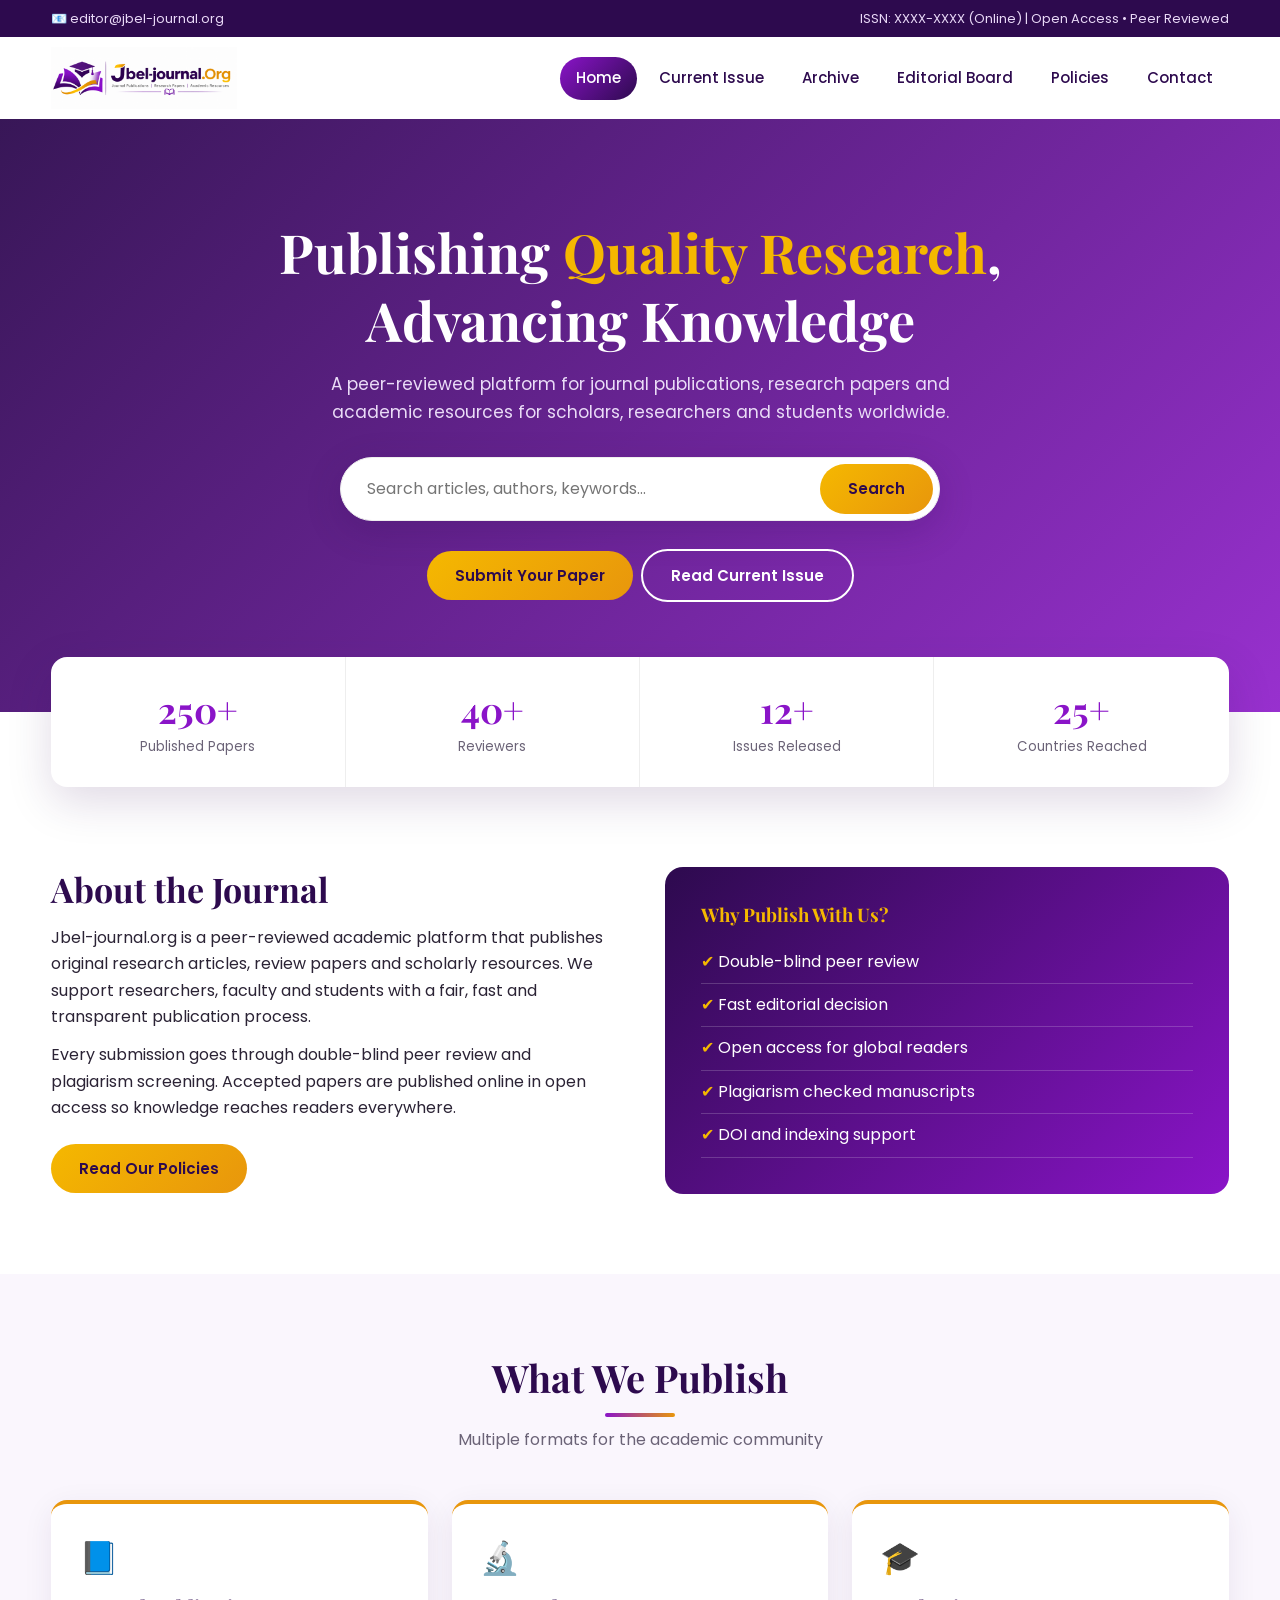
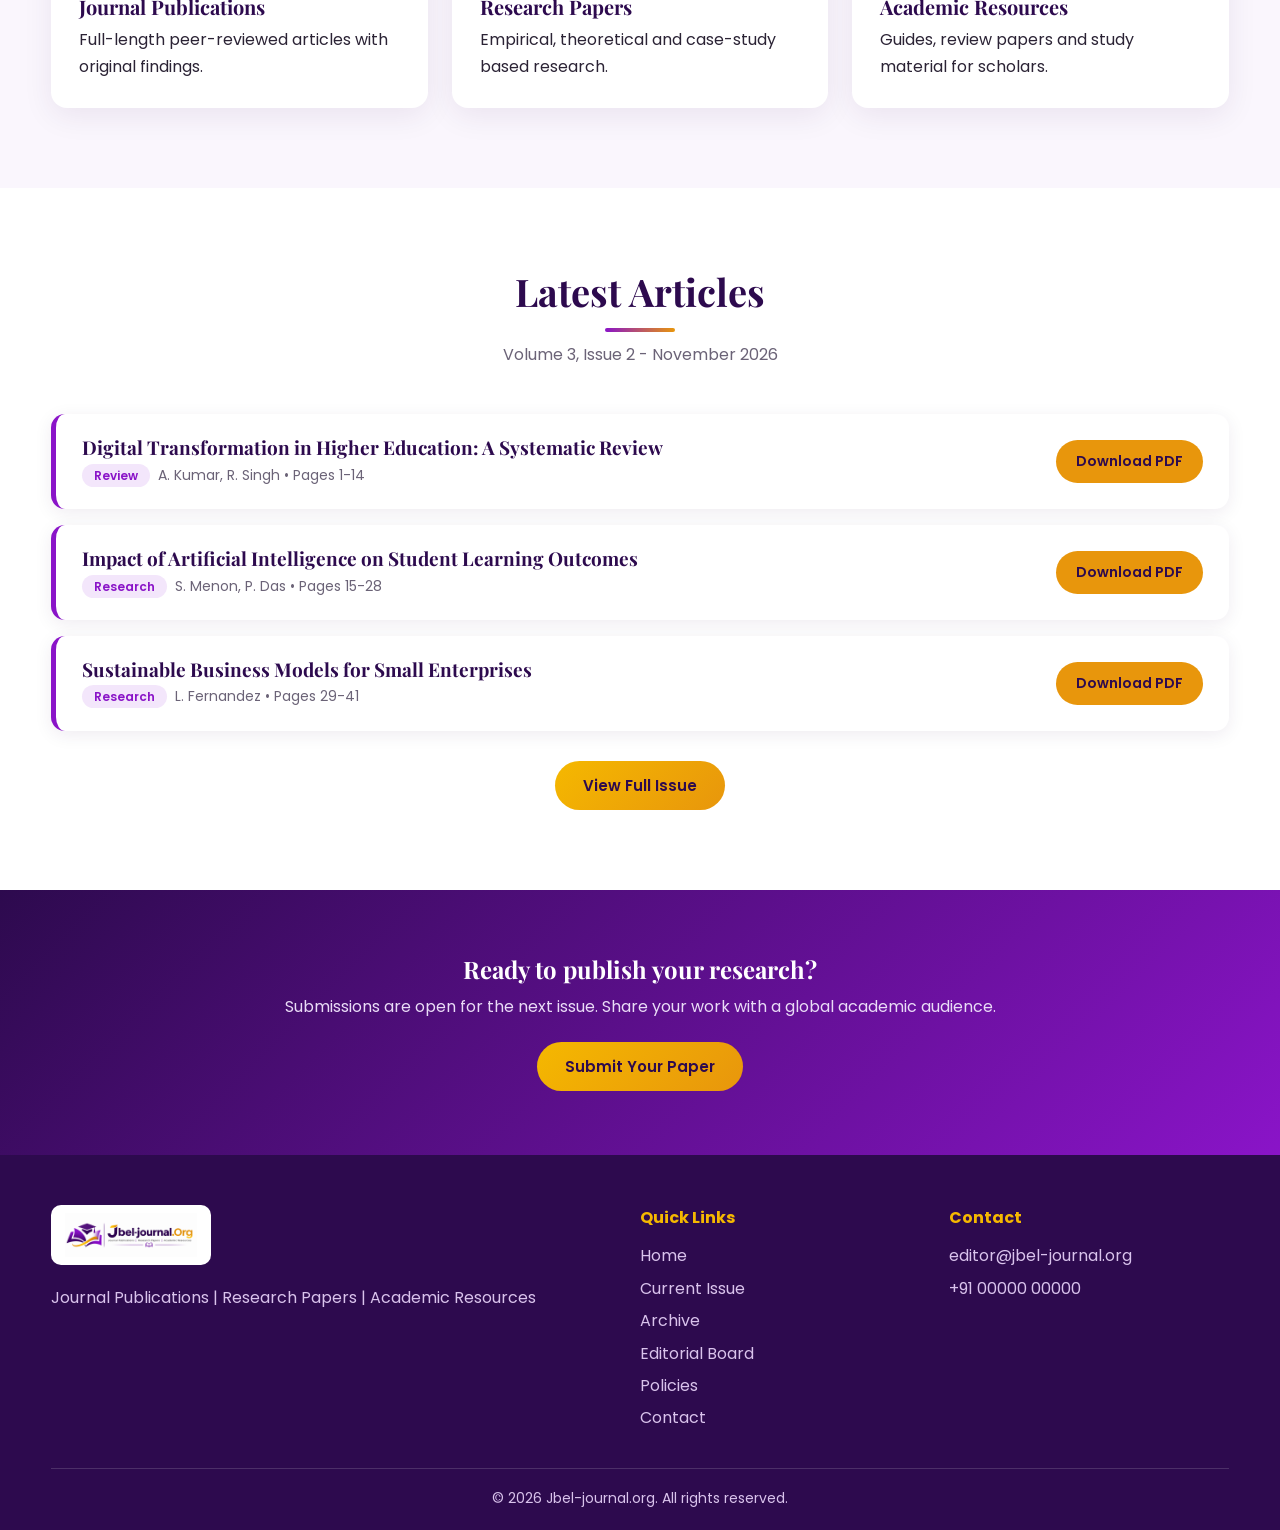
<file: index.html>
<!DOCTYPE html>
<html lang="en">
<head>
<meta charset="UTF-8">
<meta name="viewport" content="width=device-width, initial-scale=1">
<title>Jbel-journal.org | Journal Publications, Research Papers &amp; Academic Resources</title>
<meta name="description" content="Jbel-journal.org - journal publications, research papers and academic resources.">
<link rel="icon" href="images/logo.png">
<link href="https://fonts.googleapis.com/css2?family=Poppins:wght@400;500;600;700&family=Playfair+Display:wght@600;700&display=swap" rel="stylesheet">
<link rel="stylesheet" href="css/style.css">
</head>
<body>
<div class="topbar"><div class="container"><span>&#128231; editor@jbel-journal.org</span><span>ISSN: XXXX-XXXX (Online) | Open Access &bull; Peer Reviewed</span></div></div>
<header id="hdr"><div class="container nav"><a href="index.html" class="logo"><img src="images/logo.png" alt="Jbel-journal.org logo"></a>
<button class="burger" id="burger" aria-label="Menu">&#9776;</button><nav id="nav"><ul><li><a href="index.html" class=active>Home</a></li><li><a href="current-issue.html">Current Issue</a></li><li><a href="archive.html">Archive</a></li><li><a href="editorial-board.html">Editorial Board</a></li><li><a href="policies.html">Policies</a></li><li><a href="contact.html">Contact</a></li></ul></nav></div></header><section class="hero"><div class="container"><h1>Publishing <span>Quality Research</span>, Advancing Knowledge</h1>
<p>A peer-reviewed platform for journal publications, research papers and academic resources for scholars, researchers and students worldwide.</p>
<form class="search" action="current-issue.html" method="get"><input type="text" name="q" placeholder="Search articles, authors, keywords..."><button class="btn" type="submit">Search</button></form>
<a href="contact.html" class="btn">Submit Your Paper</a><a href="current-issue.html" class="btn outline">Read Current Issue</a></div></section><section class="section stats-sec"><div class="container"><div class="stats reveal">
<div class="stat"><b data-n="250">0</b><small>Published Papers</small></div>
<div class="stat"><b data-n="40">0</b><small>Reviewers</small></div>
<div class="stat"><b data-n="12">0</b><small>Issues Released</small></div>
<div class="stat"><b data-n="25">0</b><small>Countries Reached</small></div>
</div></div></section>
<section class="section"><div class="container two">
 <div><h2>About the Journal</h2>
 <p>Jbel-journal.org is a peer-reviewed academic platform that publishes original research articles, review papers and scholarly resources. We support researchers, faculty and students with a fair, fast and transparent publication process.</p>
 <p>Every submission goes through double-blind peer review and plagiarism screening. Accepted papers are published online in open access so knowledge reaches readers everywhere.</p>
 <a href="policies.html" class="btn">Read Our Policies</a></div>
 <div class="about-box"><h3>Why Publish With Us?</h3><ul>
 <li>Double-blind peer review</li><li>Fast editorial decision</li><li>Open access for global readers</li><li>Plagiarism checked manuscripts</li><li>DOI and indexing support</li></ul></div>
</div></section>
<section class="section alt"><div class="container">
 <div class="title reveal"><h2>What We Publish</h2><p>Multiple formats for the academic community</p></div>
 <div class="cards reveal">
  <div class="card"><div class="ico">&#128216;</div><h3>Journal Publications</h3><p>Full-length peer-reviewed articles with original findings.</p></div>
  <div class="card"><div class="ico">&#128300;</div><h3>Research Papers</h3><p>Empirical, theoretical and case-study based research.</p></div>
  <div class="card"><div class="ico">&#127891;</div><h3>Academic Resources</h3><p>Guides, review papers and study material for scholars.</p></div>
 </div></div></section>
<section class="section"><div class="container">
 <div class="title reveal"><h2>Latest Articles</h2><p>Volume 3, Issue 2 - November 2026</p></div>
 <div id="articles" data-limit="3"></div>
 <p class="more"><a class="btn" href="current-issue.html">View Full Issue</a></p>
</div></section>
<section class="cta"><div class="container"><h2>Ready to publish your research?</h2>
 <p>Submissions are open for the next issue. Share your work with a global academic audience.</p>
 <a class="btn" href="contact.html">Submit Your Paper</a></div></section><footer><div class="container"><div class="fgrid">
<div><div class="fbrand"><img src="images/logo.png" alt="Jbel-journal.org"></div><p>Journal Publications | Research Papers | Academic Resources</p></div>
<div><h4>Quick Links</h4><ul><li><a href="index.html">Home</a></li><li><a href="current-issue.html">Current Issue</a></li><li><a href="archive.html">Archive</a></li><li><a href="editorial-board.html">Editorial Board</a></li><li><a href="policies.html">Policies</a></li><li><a href="contact.html">Contact</a></li></ul></div>
<div><h4>Contact</h4><ul><li>editor@jbel-journal.org</li><li>+91 00000 00000</li></ul></div></div>
<div class="copy">&copy; <span id="yr"></span> Jbel-journal.org. All rights reserved.</div></div></footer>
<script src="js/main.js"></script>
</body>
</html>
</file>
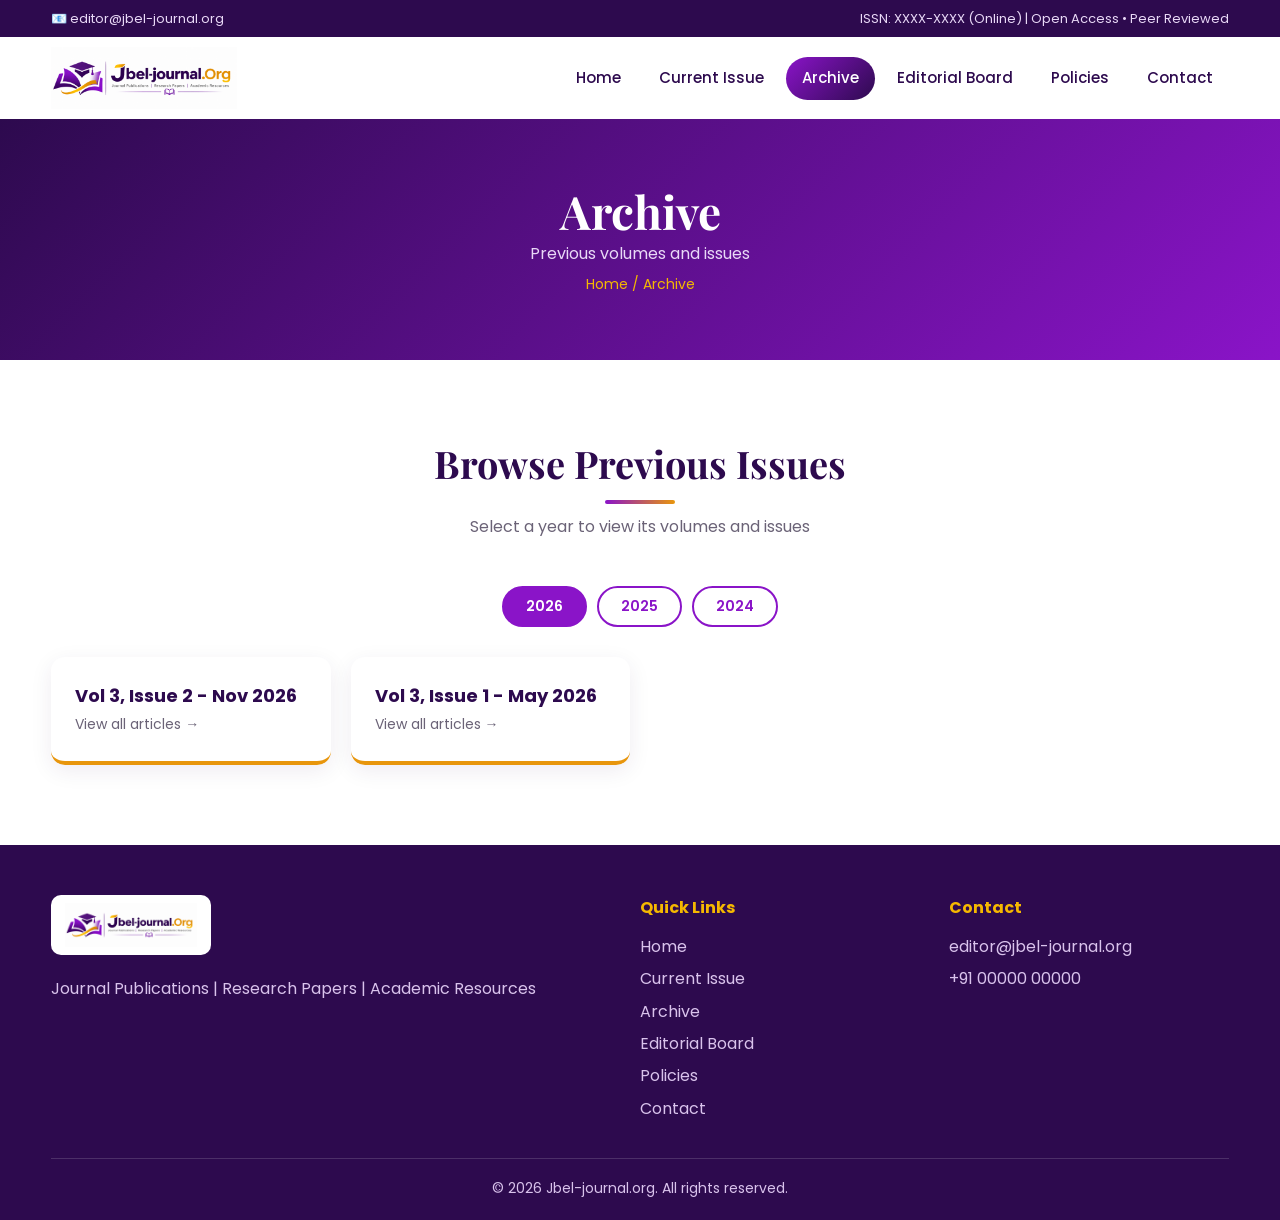
<file: archive.html>
<!DOCTYPE html>
<html lang="en">
<head>
<meta charset="UTF-8">
<meta name="viewport" content="width=device-width, initial-scale=1">
<title>Archive | Jbel-journal.org</title>
<meta name="description" content="Jbel-journal.org - journal publications, research papers and academic resources.">
<link rel="icon" href="images/logo.png">
<link href="https://fonts.googleapis.com/css2?family=Poppins:wght@400;500;600;700&family=Playfair+Display:wght@600;700&display=swap" rel="stylesheet">
<link rel="stylesheet" href="css/style.css">
</head>
<body>
<div class="topbar"><div class="container"><span>&#128231; editor@jbel-journal.org</span><span>ISSN: XXXX-XXXX (Online) | Open Access &bull; Peer Reviewed</span></div></div>
<header id="hdr"><div class="container nav"><a href="index.html" class="logo"><img src="images/logo.png" alt="Jbel-journal.org logo"></a>
<button class="burger" id="burger" aria-label="Menu">&#9776;</button><nav id="nav"><ul><li><a href="index.html">Home</a></li><li><a href="current-issue.html">Current Issue</a></li><li><a href="archive.html" class=active>Archive</a></li><li><a href="editorial-board.html">Editorial Board</a></li><li><a href="policies.html">Policies</a></li><li><a href="contact.html">Contact</a></li></ul></nav></div></header><section class="banner"><div class="container"><h1>Archive</h1><p>Previous volumes and issues</p><div class="crumb">Home / Archive</div></div></section>
<section class="section"><div class="container">
 <div class="title reveal"><h2>Browse Previous Issues</h2><p>Select a year to view its volumes and issues</p></div>
 <div class="years" id="years"></div>
 <div class="arch" id="arch"></div>
</div></section><footer><div class="container"><div class="fgrid">
<div><div class="fbrand"><img src="images/logo.png" alt="Jbel-journal.org"></div><p>Journal Publications | Research Papers | Academic Resources</p></div>
<div><h4>Quick Links</h4><ul><li><a href="index.html">Home</a></li><li><a href="current-issue.html">Current Issue</a></li><li><a href="archive.html">Archive</a></li><li><a href="editorial-board.html">Editorial Board</a></li><li><a href="policies.html">Policies</a></li><li><a href="contact.html">Contact</a></li></ul></div>
<div><h4>Contact</h4><ul><li>editor@jbel-journal.org</li><li>+91 00000 00000</li></ul></div></div>
<div class="copy">&copy; <span id="yr"></span> Jbel-journal.org. All rights reserved.</div></div></footer>
<script src="js/main.js"></script>
</body>
</html>
</file>
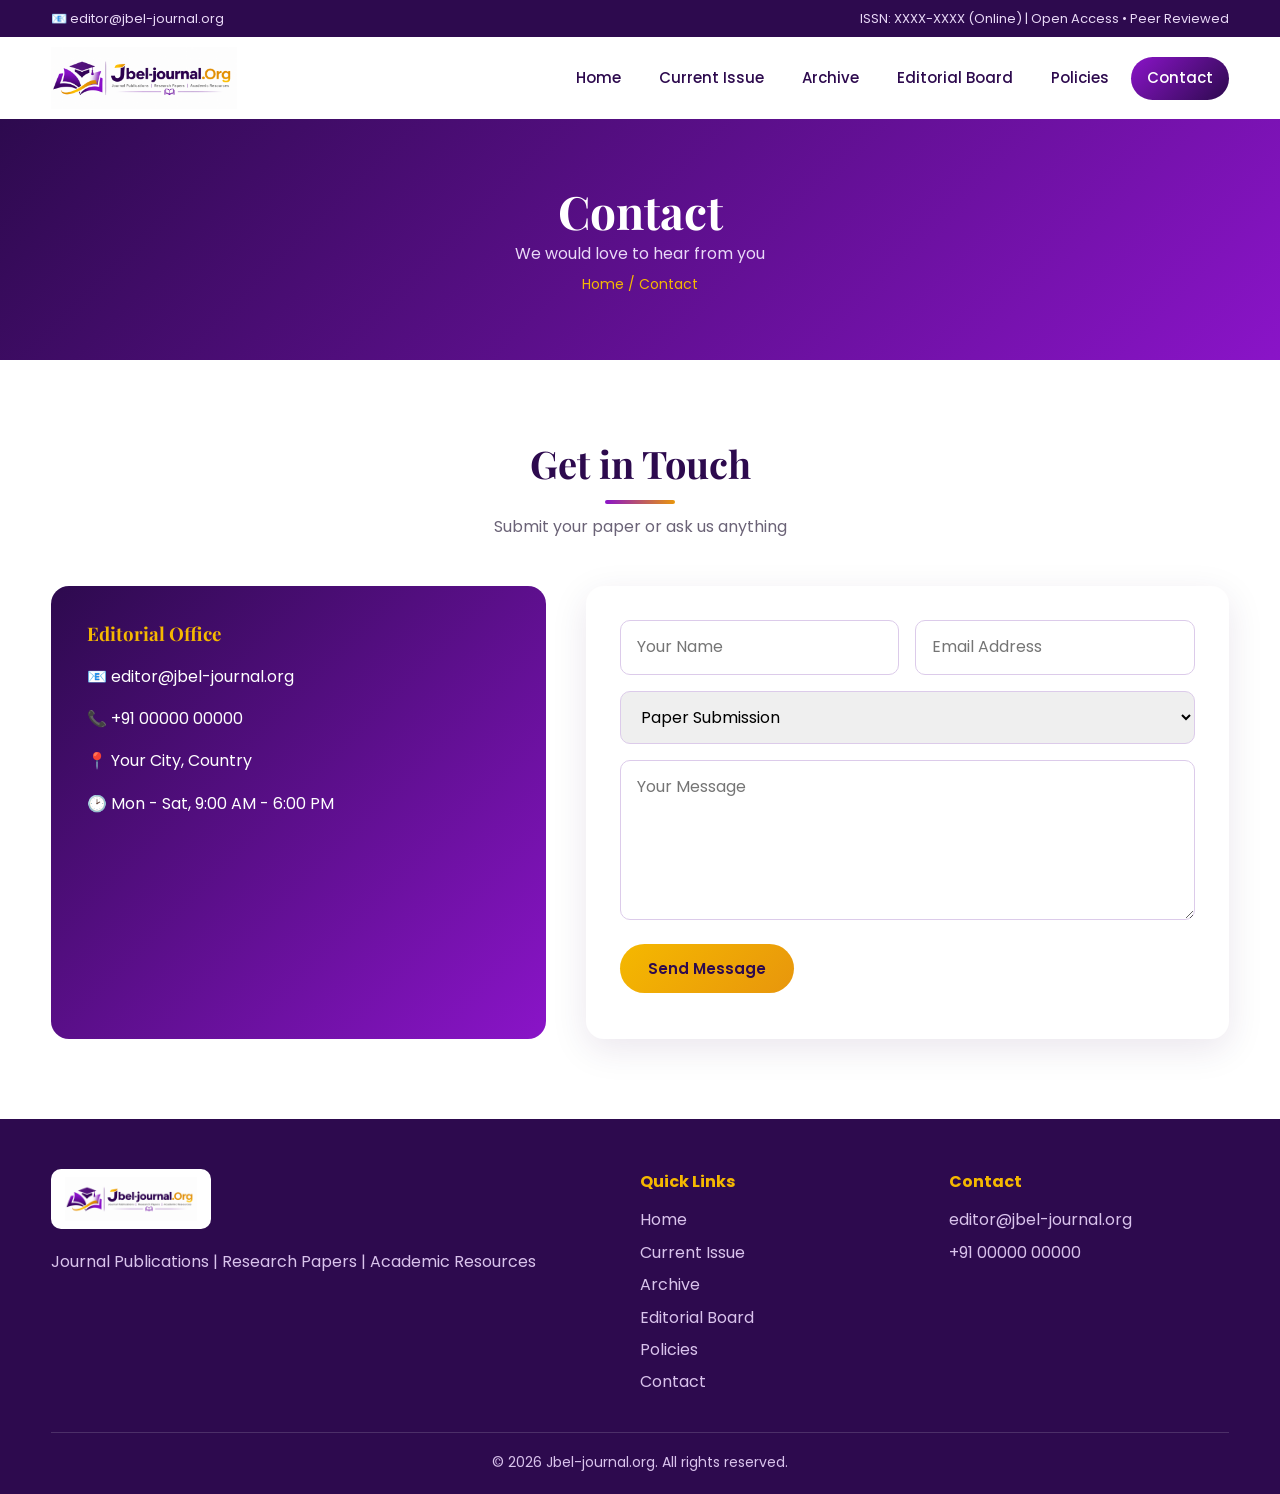
<file: contact.html>
<!DOCTYPE html>
<html lang="en">
<head>
<meta charset="UTF-8">
<meta name="viewport" content="width=device-width, initial-scale=1">
<title>Contact | Jbel-journal.org</title>
<meta name="description" content="Jbel-journal.org - journal publications, research papers and academic resources.">
<link rel="icon" href="images/logo.png">
<link href="https://fonts.googleapis.com/css2?family=Poppins:wght@400;500;600;700&family=Playfair+Display:wght@600;700&display=swap" rel="stylesheet">
<link rel="stylesheet" href="css/style.css">
</head>
<body>
<div class="topbar"><div class="container"><span>&#128231; editor@jbel-journal.org</span><span>ISSN: XXXX-XXXX (Online) | Open Access &bull; Peer Reviewed</span></div></div>
<header id="hdr"><div class="container nav"><a href="index.html" class="logo"><img src="images/logo.png" alt="Jbel-journal.org logo"></a>
<button class="burger" id="burger" aria-label="Menu">&#9776;</button><nav id="nav"><ul><li><a href="index.html">Home</a></li><li><a href="current-issue.html">Current Issue</a></li><li><a href="archive.html">Archive</a></li><li><a href="editorial-board.html">Editorial Board</a></li><li><a href="policies.html">Policies</a></li><li><a href="contact.html" class=active>Contact</a></li></ul></nav></div></header><section class="banner"><div class="container"><h1>Contact</h1><p>We would love to hear from you</p><div class="crumb">Home / Contact</div></div></section>
<section class="section"><div class="container">
 <div class="title reveal"><h2>Get in Touch</h2><p>Submit your paper or ask us anything</p></div>
 <div class="contact">
  <div class="info"><h3>Editorial Office</h3>
   <p>&#128231; editor@jbel-journal.org</p><p>&#128222; +91 00000 00000</p>
   <p>&#128205; Your City, Country</p><p>&#128337; Mon - Sat, 9:00 AM - 6:00 PM</p></div>
  <form class="cf" id="cform">
   <div class="row"><input required placeholder="Your Name"><input type="email" required placeholder="Email Address"></div>
   <select><option>Paper Submission</option><option>General Enquiry</option><option>Reviewer Application</option></select>
   <textarea rows="5" required placeholder="Your Message"></textarea>
   <button class="btn" type="submit">Send Message</button><div id="msg"></div>
  </form>
 </div>
</div></section><footer><div class="container"><div class="fgrid">
<div><div class="fbrand"><img src="images/logo.png" alt="Jbel-journal.org"></div><p>Journal Publications | Research Papers | Academic Resources</p></div>
<div><h4>Quick Links</h4><ul><li><a href="index.html">Home</a></li><li><a href="current-issue.html">Current Issue</a></li><li><a href="archive.html">Archive</a></li><li><a href="editorial-board.html">Editorial Board</a></li><li><a href="policies.html">Policies</a></li><li><a href="contact.html">Contact</a></li></ul></div>
<div><h4>Contact</h4><ul><li>editor@jbel-journal.org</li><li>+91 00000 00000</li></ul></div></div>
<div class="copy">&copy; <span id="yr"></span> Jbel-journal.org. All rights reserved.</div></div></footer>
<script src="js/main.js"></script>
</body>
</html>
</file>
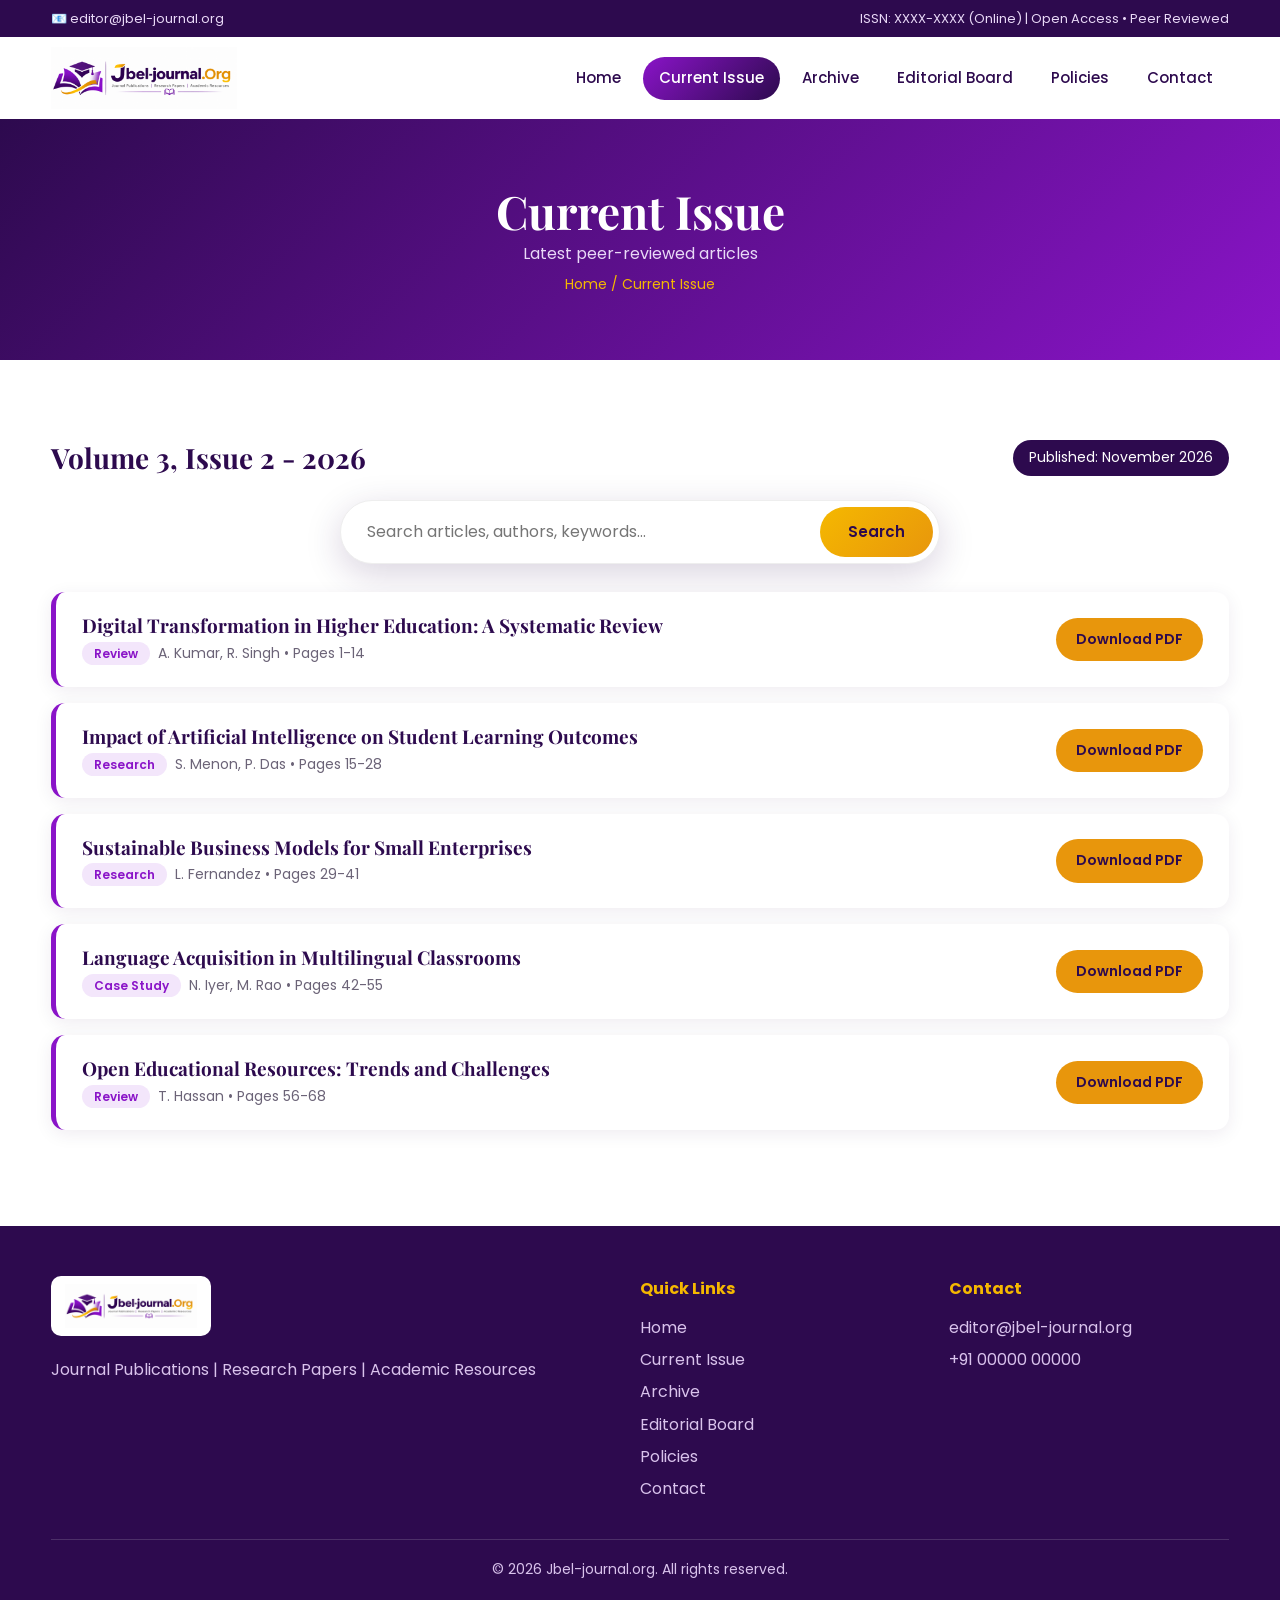
<file: current-issue.html>
<!DOCTYPE html>
<html lang="en">
<head>
<meta charset="UTF-8">
<meta name="viewport" content="width=device-width, initial-scale=1">
<title>Current Issue | Jbel-journal.org</title>
<meta name="description" content="Jbel-journal.org - journal publications, research papers and academic resources.">
<link rel="icon" href="images/logo.png">
<link href="https://fonts.googleapis.com/css2?family=Poppins:wght@400;500;600;700&family=Playfair+Display:wght@600;700&display=swap" rel="stylesheet">
<link rel="stylesheet" href="css/style.css">
</head>
<body>
<div class="topbar"><div class="container"><span>&#128231; editor@jbel-journal.org</span><span>ISSN: XXXX-XXXX (Online) | Open Access &bull; Peer Reviewed</span></div></div>
<header id="hdr"><div class="container nav"><a href="index.html" class="logo"><img src="images/logo.png" alt="Jbel-journal.org logo"></a>
<button class="burger" id="burger" aria-label="Menu">&#9776;</button><nav id="nav"><ul><li><a href="index.html">Home</a></li><li><a href="current-issue.html" class=active>Current Issue</a></li><li><a href="archive.html">Archive</a></li><li><a href="editorial-board.html">Editorial Board</a></li><li><a href="policies.html">Policies</a></li><li><a href="contact.html">Contact</a></li></ul></nav></div></header><section class="banner"><div class="container"><h1>Current Issue</h1><p>Latest peer-reviewed articles</p><div class="crumb">Home / Current Issue</div></div></section>
<section class="section"><div class="container">
 <div class="issue-head"><h2>Volume 3, Issue 2 - 2026</h2><span class="badge">Published: November 2026</span></div>
 <form class="search" action="current-issue.html" method="get"><input type="text" id="q" name="q" placeholder="Search articles, authors, keywords..."><button class="btn" type="submit">Search</button></form>
 <div id="articles"></div>
</div></section><footer><div class="container"><div class="fgrid">
<div><div class="fbrand"><img src="images/logo.png" alt="Jbel-journal.org"></div><p>Journal Publications | Research Papers | Academic Resources</p></div>
<div><h4>Quick Links</h4><ul><li><a href="index.html">Home</a></li><li><a href="current-issue.html">Current Issue</a></li><li><a href="archive.html">Archive</a></li><li><a href="editorial-board.html">Editorial Board</a></li><li><a href="policies.html">Policies</a></li><li><a href="contact.html">Contact</a></li></ul></div>
<div><h4>Contact</h4><ul><li>editor@jbel-journal.org</li><li>+91 00000 00000</li></ul></div></div>
<div class="copy">&copy; <span id="yr"></span> Jbel-journal.org. All rights reserved.</div></div></footer>
<script src="js/main.js"></script>
</body>
</html>
</file>
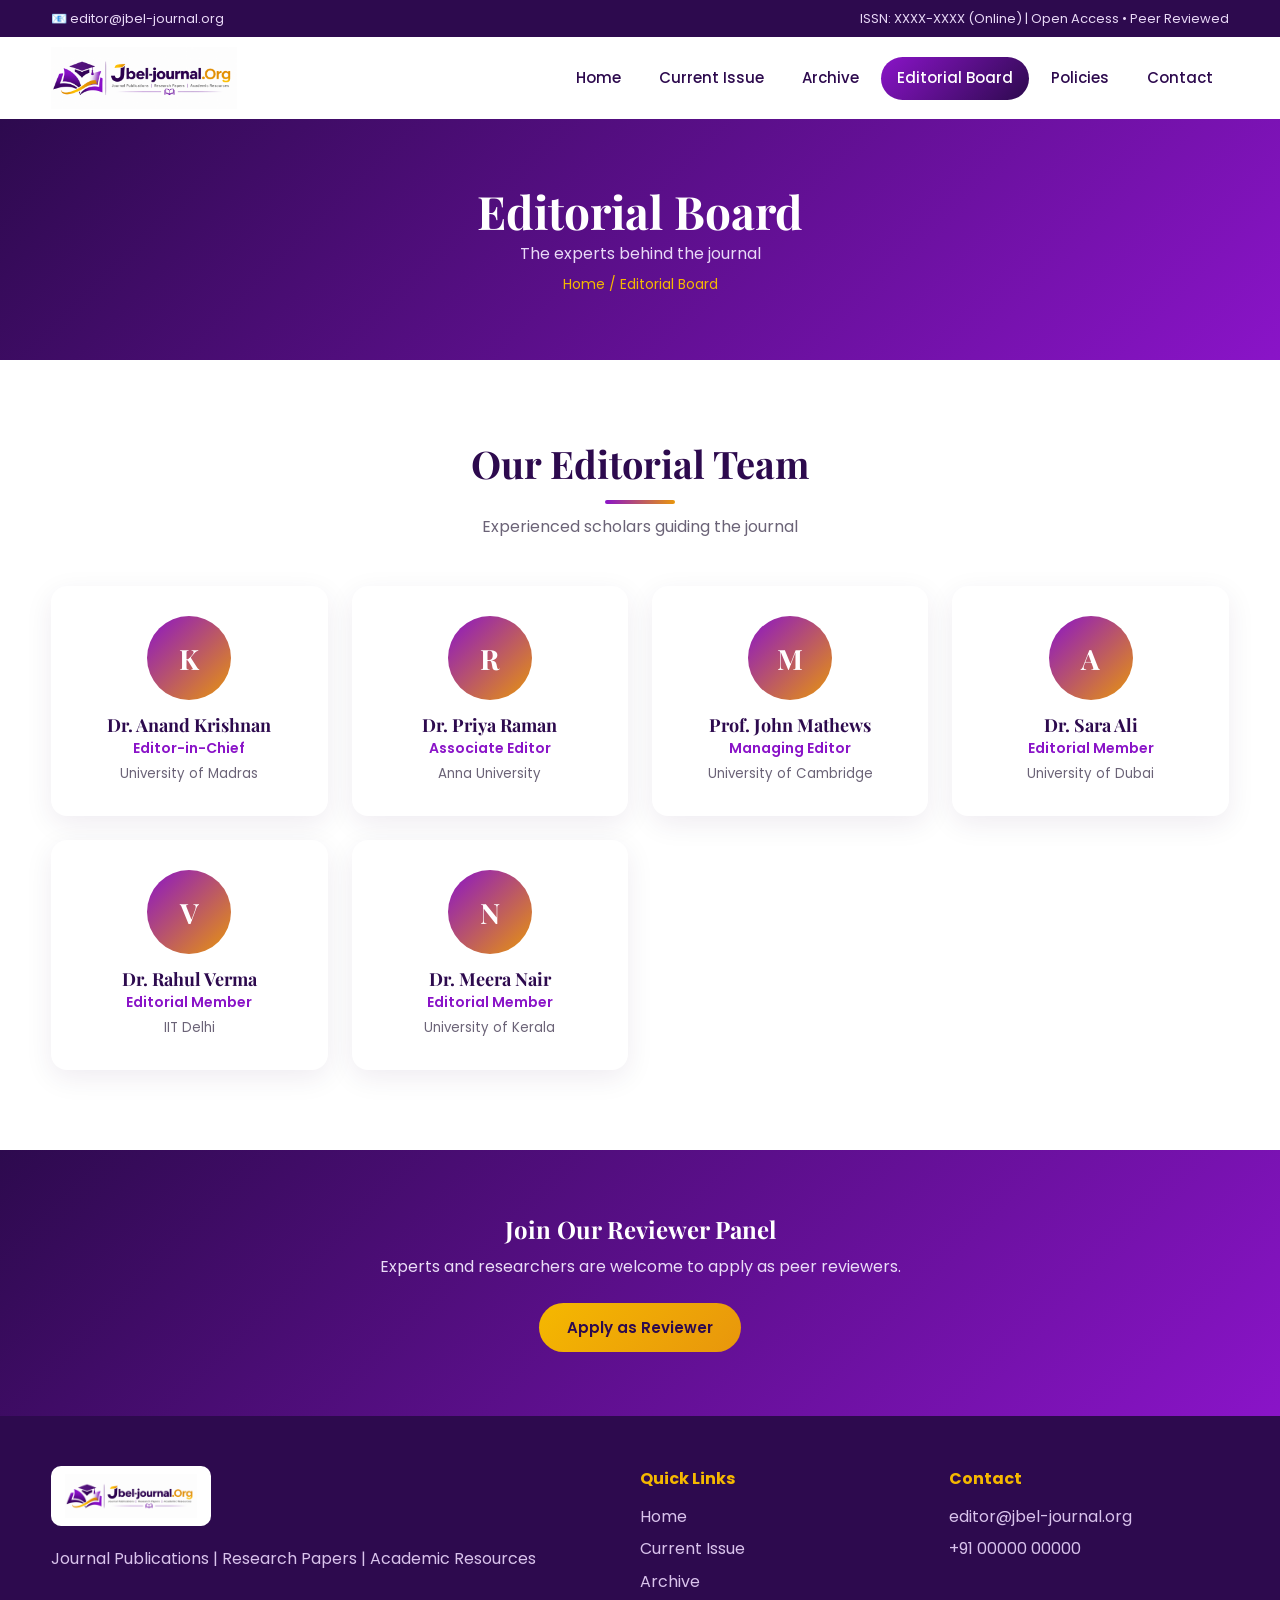
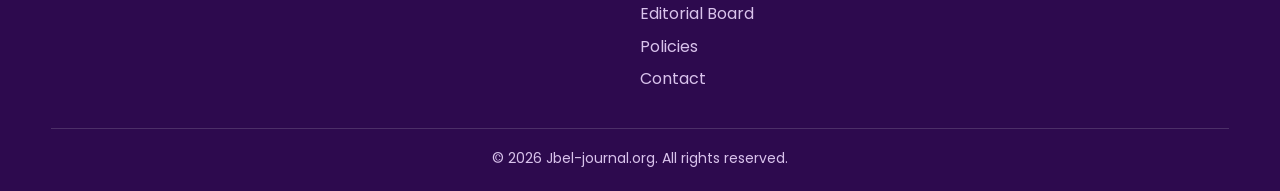
<file: editorial-board.html>
<!DOCTYPE html>
<html lang="en">
<head>
<meta charset="UTF-8">
<meta name="viewport" content="width=device-width, initial-scale=1">
<title>Editorial Board | Jbel-journal.org</title>
<meta name="description" content="Jbel-journal.org - journal publications, research papers and academic resources.">
<link rel="icon" href="images/logo.png">
<link href="https://fonts.googleapis.com/css2?family=Poppins:wght@400;500;600;700&family=Playfair+Display:wght@600;700&display=swap" rel="stylesheet">
<link rel="stylesheet" href="css/style.css">
</head>
<body>
<div class="topbar"><div class="container"><span>&#128231; editor@jbel-journal.org</span><span>ISSN: XXXX-XXXX (Online) | Open Access &bull; Peer Reviewed</span></div></div>
<header id="hdr"><div class="container nav"><a href="index.html" class="logo"><img src="images/logo.png" alt="Jbel-journal.org logo"></a>
<button class="burger" id="burger" aria-label="Menu">&#9776;</button><nav id="nav"><ul><li><a href="index.html">Home</a></li><li><a href="current-issue.html">Current Issue</a></li><li><a href="archive.html">Archive</a></li><li><a href="editorial-board.html" class=active>Editorial Board</a></li><li><a href="policies.html">Policies</a></li><li><a href="contact.html">Contact</a></li></ul></nav></div></header><section class="banner"><div class="container"><h1>Editorial Board</h1><p>The experts behind the journal</p><div class="crumb">Home / Editorial Board</div></div></section>
<section class="section"><div class="container">
 <div class="title reveal"><h2>Our Editorial Team</h2><p>Experienced scholars guiding the journal</p></div>
 <div class="board" id="boardList"></div>
</div></section>
<section class="cta"><div class="container"><h2>Join Our Reviewer Panel</h2>
 <p>Experts and researchers are welcome to apply as peer reviewers.</p>
 <a class="btn" href="contact.html">Apply as Reviewer</a></div></section><footer><div class="container"><div class="fgrid">
<div><div class="fbrand"><img src="images/logo.png" alt="Jbel-journal.org"></div><p>Journal Publications | Research Papers | Academic Resources</p></div>
<div><h4>Quick Links</h4><ul><li><a href="index.html">Home</a></li><li><a href="current-issue.html">Current Issue</a></li><li><a href="archive.html">Archive</a></li><li><a href="editorial-board.html">Editorial Board</a></li><li><a href="policies.html">Policies</a></li><li><a href="contact.html">Contact</a></li></ul></div>
<div><h4>Contact</h4><ul><li>editor@jbel-journal.org</li><li>+91 00000 00000</li></ul></div></div>
<div class="copy">&copy; <span id="yr"></span> Jbel-journal.org. All rights reserved.</div></div></footer>
<script src="js/main.js"></script>
</body>
</html>
</file>
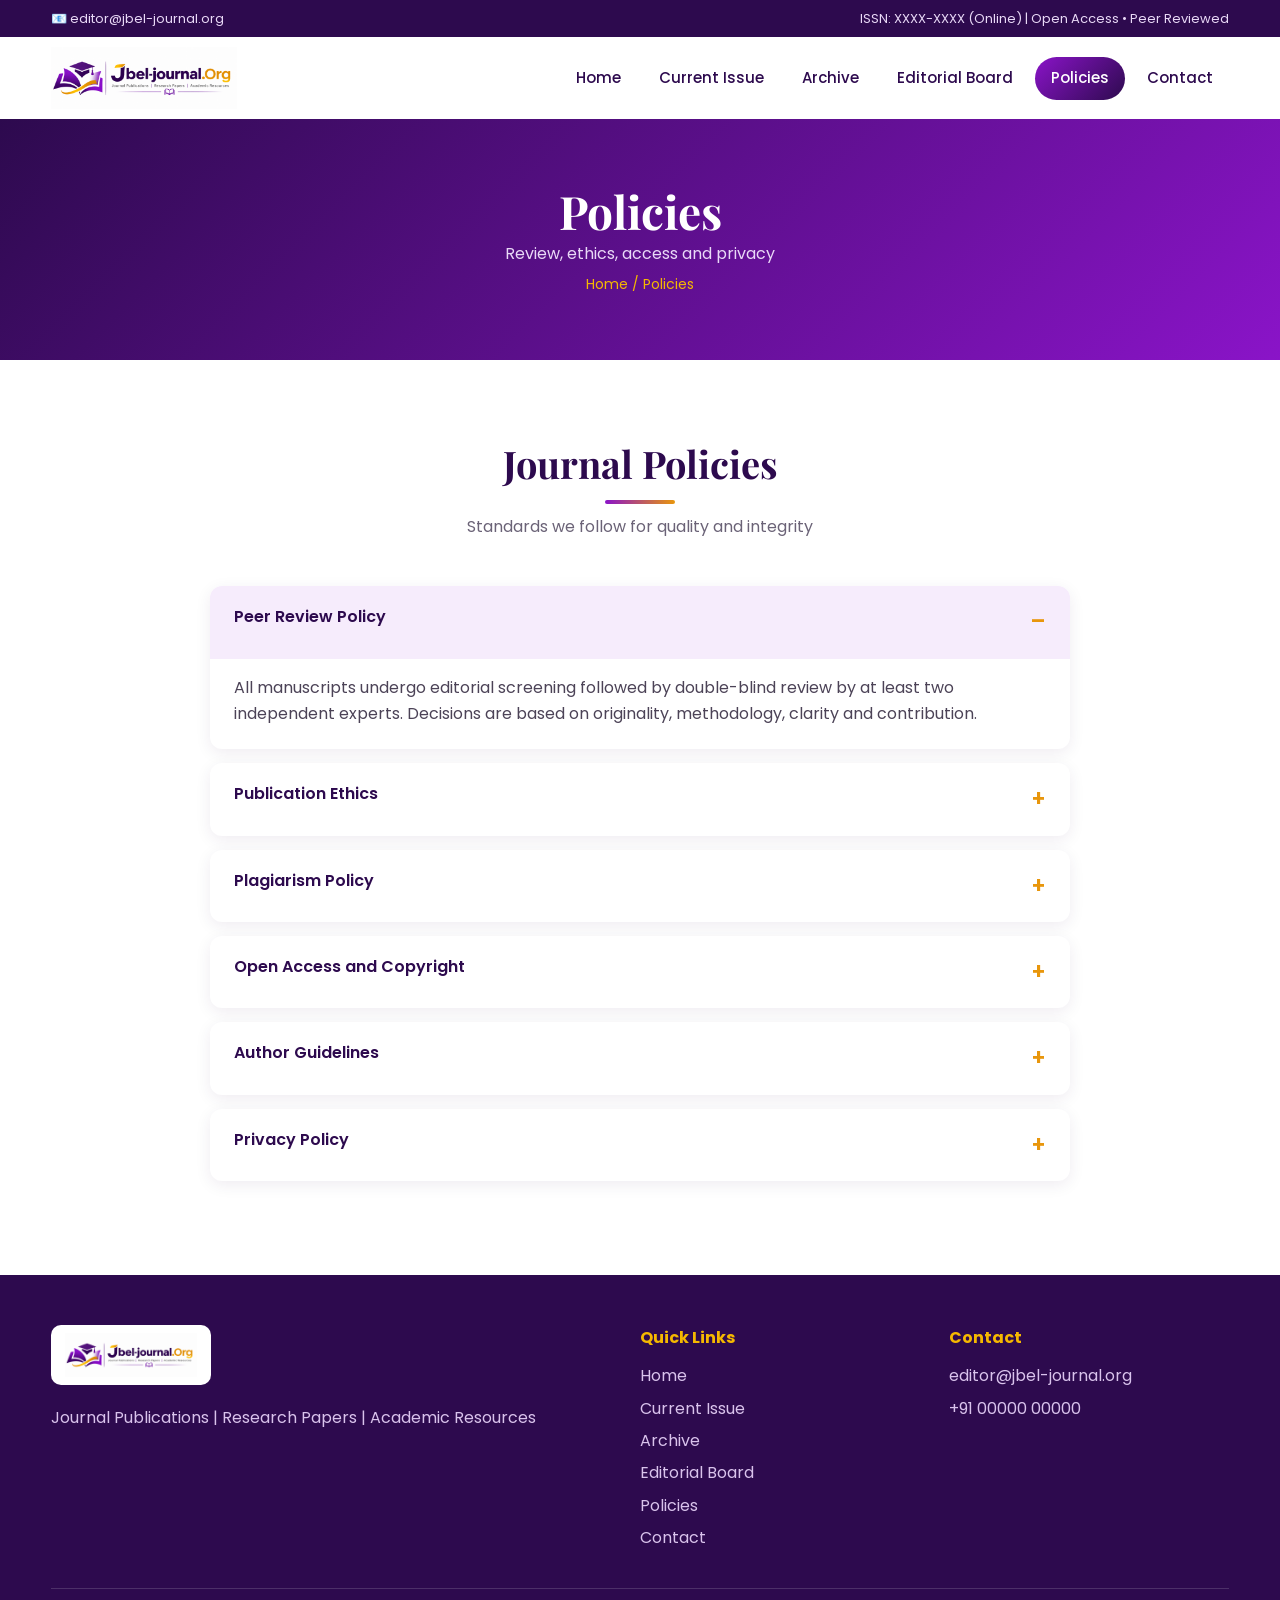
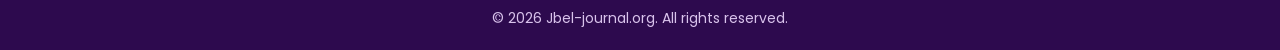
<file: policies.html>
<!DOCTYPE html>
<html lang="en">
<head>
<meta charset="UTF-8">
<meta name="viewport" content="width=device-width, initial-scale=1">
<title>Policies | Jbel-journal.org</title>
<meta name="description" content="Jbel-journal.org - journal publications, research papers and academic resources.">
<link rel="icon" href="images/logo.png">
<link href="https://fonts.googleapis.com/css2?family=Poppins:wght@400;500;600;700&family=Playfair+Display:wght@600;700&display=swap" rel="stylesheet">
<link rel="stylesheet" href="css/style.css">
</head>
<body>
<div class="topbar"><div class="container"><span>&#128231; editor@jbel-journal.org</span><span>ISSN: XXXX-XXXX (Online) | Open Access &bull; Peer Reviewed</span></div></div>
<header id="hdr"><div class="container nav"><a href="index.html" class="logo"><img src="images/logo.png" alt="Jbel-journal.org logo"></a>
<button class="burger" id="burger" aria-label="Menu">&#9776;</button><nav id="nav"><ul><li><a href="index.html">Home</a></li><li><a href="current-issue.html">Current Issue</a></li><li><a href="archive.html">Archive</a></li><li><a href="editorial-board.html">Editorial Board</a></li><li><a href="policies.html" class=active>Policies</a></li><li><a href="contact.html">Contact</a></li></ul></nav></div></header><section class="banner"><div class="container"><h1>Policies</h1><p>Review, ethics, access and privacy</p><div class="crumb">Home / Policies</div></div></section>
<section class="section"><div class="container narrow">
 <div class="title reveal"><h2>Journal Policies</h2><p>Standards we follow for quality and integrity</p></div>
 <details open><summary>Peer Review Policy</summary><p>All manuscripts undergo editorial screening followed by double-blind review by at least two independent experts. Decisions are based on originality, methodology, clarity and contribution.</p></details>
 <details><summary>Publication Ethics</summary><p>We follow COPE guidelines. Authors must ensure honesty, proper authorship, disclosure of conflicts of interest and ethical research conduct.</p></details>
 <details><summary>Plagiarism Policy</summary><p>Every submission is screened with similarity-detection software. Manuscripts with unacceptable similarity are rejected without review.</p></details>
 <details><summary>Open Access and Copyright</summary><p>Published articles are freely available worldwide. Authors retain copyright and grant the journal a licence to publish under Creative Commons CC BY 4.0.</p></details>
 <details><summary>Author Guidelines</summary><p>Submit your manuscript in MS Word format with a 250-word abstract, 4-6 keywords, APA-style references and a cover letter.</p></details>
 <details><summary>Privacy Policy</summary><p>Personal data collected is used only for editorial and communication purposes and is never sold or shared with third parties.</p></details>
</div></section><footer><div class="container"><div class="fgrid">
<div><div class="fbrand"><img src="images/logo.png" alt="Jbel-journal.org"></div><p>Journal Publications | Research Papers | Academic Resources</p></div>
<div><h4>Quick Links</h4><ul><li><a href="index.html">Home</a></li><li><a href="current-issue.html">Current Issue</a></li><li><a href="archive.html">Archive</a></li><li><a href="editorial-board.html">Editorial Board</a></li><li><a href="policies.html">Policies</a></li><li><a href="contact.html">Contact</a></li></ul></div>
<div><h4>Contact</h4><ul><li>editor@jbel-journal.org</li><li>+91 00000 00000</li></ul></div></div>
<div class="copy">&copy; <span id="yr"></span> Jbel-journal.org. All rights reserved.</div></div></footer>
<script src="js/main.js"></script>
</body>
</html>
</file>
<file: css/style.css>
/* Design 1 - Classic Academic */
:root{--p:#2d0a4e;--p2:#8a14c8;--g:#e8960c;--g2:#f5b800;--bg:#faf6fd;--tx:#2b2335}
*{margin:0;padding:0;box-sizing:border-box}
html{scroll-behavior:smooth;scroll-padding-top:90px}
body{font-family:'Poppins',sans-serif;color:var(--tx);background:#fff;line-height:1.65}
img{max-width:100%;display:block}a{text-decoration:none;color:inherit}ul{list-style:none}
.container{width:min(1180px,92%);margin:auto}.narrow{max-width:860px}
h1,h2,h3{font-family:'Playfair Display',serif;color:var(--p);line-height:1.25}
.topbar{background:var(--p);color:#e9d9f7;font-size:13px;padding:8px 0}
.topbar .container{display:flex;justify-content:space-between;flex-wrap:wrap;gap:6px}
header{position:sticky;top:0;z-index:50;background:#fff;transition:box-shadow .3s}
header.scrolled{box-shadow:0 6px 24px rgba(45,10,78,.14)}
.nav{display:flex;align-items:center;justify-content:space-between;padding:10px 0}
.logo img{height:62px;width:auto;mix-blend-mode:multiply}
nav ul{display:flex;gap:6px}
nav a{display:block;padding:9px 16px;border-radius:30px;font-weight:500;font-size:15px;color:var(--p);transition:.25s}
nav a:hover,nav a.active{background:linear-gradient(135deg,var(--p2),var(--p));color:#fff}
.burger{display:none;background:none;border:0;font-size:30px;color:var(--p);cursor:pointer}
.hero{background:linear-gradient(135deg,rgba(45,10,78,.95),rgba(138,20,200,.88)),url('https://images.unsplash.com/photo-1481627834876-b7833e8f5570?w=1600') center/cover;color:#fff;padding:100px 0 110px;text-align:center}
.hero h1{color:#fff;font-size:clamp(30px,5vw,54px);max-width:850px;margin:0 auto 16px}
.hero h1 span{color:var(--g2)}
.hero p{max-width:680px;margin:0 auto 30px;color:#eadcf7;font-size:17px}
.banner{background:linear-gradient(135deg,var(--p),var(--p2));color:#fff;text-align:center;padding:64px 0}
.banner h1{color:#fff;font-size:clamp(30px,5vw,46px)}.banner p{color:#e9d9f7}
.banner .crumb{font-size:14px;color:var(--g2);margin-top:6px}
.search{display:flex;max-width:600px;margin:0 auto 28px;background:#fff;border-radius:50px;padding:6px;box-shadow:0 10px 36px rgba(45,10,78,.18);border:1px solid #eee}
.search input{flex:1;border:0;outline:0;padding:12px 20px;font:inherit;border-radius:50px;min-width:0;margin:0}
.btn{display:inline-block;border:0;cursor:pointer;font:600 15px 'Poppins',sans-serif;padding:13px 28px;border-radius:50px;background:linear-gradient(135deg,var(--g2),var(--g));color:#2d0a4e;transition:.25s}
.btn:hover{transform:translateY(-2px);box-shadow:0 8px 20px rgba(232,150,12,.45)}
.btn.outline{background:transparent;border:2px solid #fff;color:#fff;margin-left:8px}
.btn.outline:hover{background:#fff;color:var(--p)}
.stats-sec{padding:0!important;margin-top:-55px;position:relative;z-index:5}
.stats{display:grid;grid-template-columns:repeat(4,1fr);background:#fff;border-radius:16px;box-shadow:0 15px 45px rgba(45,10,78,.15);overflow:hidden}
.stat{padding:28px 10px;text-align:center;border-right:1px solid #eee}.stat:last-child{border:0}
.stat b{display:block;font:700 36px 'Playfair Display',serif;color:var(--p2)}.stat small{color:#6b6377}
.section{padding:80px 0}.section.alt{background:var(--bg)}
.title{text-align:center;margin-bottom:46px}
.title h2{font-size:clamp(26px,4vw,38px)}
.title h2::after{content:"";display:block;width:70px;height:4px;margin:12px auto 0;border-radius:4px;background:linear-gradient(90deg,var(--p2),var(--g))}
.title p{color:#6b6377;margin-top:10px}
.two{display:grid;grid-template-columns:1fr 1fr;gap:50px;align-items:center}
.two h2{font-size:34px;margin-bottom:14px}.two p{margin-bottom:12px}.two .btn{margin-top:10px}
.about-box{background:linear-gradient(135deg,var(--p),var(--p2));color:#fff;border-radius:18px;padding:36px}
.about-box h3{color:var(--g2);margin-bottom:14px}
.about-box li{padding:8px 0;border-bottom:1px solid rgba(255,255,255,.18)}.about-box li::before{content:"\2714  ";color:var(--g2)}
.cards{display:grid;grid-template-columns:repeat(3,1fr);gap:24px}
.card{background:#fff;border-radius:16px;padding:28px;box-shadow:0 8px 30px rgba(45,10,78,.08);border-top:4px solid var(--g);transition:.3s}
.card:hover{transform:translateY(-6px)}.card h3{font-size:20px;margin-bottom:8px}.card .ico{font-size:32px;margin-bottom:10px}
.issue-head{display:flex;justify-content:space-between;align-items:center;flex-wrap:wrap;gap:10px;margin-bottom:24px}
.issue-head h2{font-size:28px}
.badge{background:var(--p);color:#fff;padding:6px 16px;border-radius:30px;font-size:14px}
.article{background:#fff;border-radius:14px;padding:22px 26px;margin-bottom:16px;display:flex;justify-content:space-between;gap:18px;align-items:center;box-shadow:0 4px 18px rgba(45,10,78,.08);border-left:5px solid var(--p2);transition:.25s}
.article:hover{border-left-color:var(--g);transform:translateX(5px)}
.article .no{display:none}.article .a-body{flex:1}
.article h3{font-size:19px;margin-bottom:4px}.article p{color:#6b6377;font-size:14px}
.tag{font-size:12px;background:#f3e6fb;color:var(--p2);padding:3px 12px;border-radius:20px;font-weight:600;margin-right:8px}
.pdf{white-space:nowrap;padding:10px 20px;border-radius:30px;background:var(--g);color:#2d0a4e;font-weight:600;font-size:14px}
.empty{text-align:center;color:#6b6377;padding:20px}.more{text-align:center;margin-top:30px}
.years{display:flex;gap:10px;justify-content:center;flex-wrap:wrap;margin-bottom:30px}
.years button{border:2px solid var(--p2);background:#fff;color:var(--p2);padding:8px 22px;border-radius:30px;font:600 14px 'Poppins',sans-serif;cursor:pointer;transition:.25s}
.years button.on,.years button:hover{background:var(--p2);color:#fff}
.arch{display:grid;grid-template-columns:repeat(auto-fill,minmax(250px,1fr));gap:20px}
.arch-item{background:#fff;border-radius:14px;padding:24px;box-shadow:0 6px 22px rgba(45,10,78,.08);border-bottom:4px solid var(--g);transition:.25s}
.arch-item:hover{transform:translateY(-5px)}.arch-item b{display:block;color:var(--p);font-size:18px}.arch-item span{color:#6b6377;font-size:14px}
.board{display:grid;grid-template-columns:repeat(auto-fit,minmax(230px,1fr));gap:24px}
.member{text-align:center;background:#fff;border-radius:16px;padding:30px 20px;box-shadow:0 8px 28px rgba(45,10,78,.08)}
.avatar{width:84px;height:84px;margin:0 auto 14px;border-radius:50%;background:linear-gradient(135deg,var(--p2),var(--g));color:#fff;display:grid;place-items:center;font:700 28px 'Playfair Display'}
.member h3{font-size:18px}.member em{display:block;color:var(--p2);font-size:14px;font-style:normal;font-weight:600}.member small{color:#6b6377}
details{background:#fff;border-radius:12px;margin-bottom:14px;box-shadow:0 4px 16px rgba(45,10,78,.08);overflow:hidden}
summary{cursor:pointer;padding:18px 24px;font-weight:600;color:var(--p);list-style:none;display:flex;justify-content:space-between}
summary::after{content:"+";font-size:22px;color:var(--g)}details[open] summary::after{content:"\2013"}
details[open] summary{background:#f6ecfc}details p{padding:16px 24px 22px;color:#4c4357}
.contact{display:grid;grid-template-columns:1fr 1.3fr;gap:40px}
.info{background:linear-gradient(135deg,var(--p),var(--p2));color:#fff;border-radius:18px;padding:36px}
.info h3{color:var(--g2);margin-bottom:18px}.info p{margin-bottom:16px}
.cf{background:#fff;border-radius:18px;padding:34px;box-shadow:0 10px 36px rgba(45,10,78,.1)}
.row{display:grid;grid-template-columns:1fr 1fr;gap:16px}
input,textarea,select{width:100%;padding:13px 16px;border:1.5px solid #dccbea;border-radius:10px;font:inherit;margin-bottom:16px;outline:0}
input:focus,textarea:focus{border-color:var(--p2)}#msg{margin-top:12px;color:#1b8a3a;font-weight:600}
.cta{background:linear-gradient(135deg,var(--p),var(--p2));color:#fff;text-align:center;padding:64px 0}
.cta h2{color:#fff;margin-bottom:10px}.cta p{margin-bottom:22px;color:#eadcf7}
footer{background:var(--p);color:#d9c3ec;padding:50px 0 20px}
.fgrid{display:grid;grid-template-columns:2fr 1fr 1fr;gap:30px;margin-bottom:30px}
footer h4{color:var(--g2);margin-bottom:12px}footer li{margin-bottom:6px}footer a:hover{color:var(--g2)}
.copy{border-top:1px solid rgba(255,255,255,.15);padding-top:18px;text-align:center;font-size:14px}
.fbrand{background:#fff;display:inline-block;padding:8px 14px;border-radius:10px;margin-bottom:12px}.fbrand img{height:44px}
@media(max-width:900px){
 .burger{display:block}
 nav{position:absolute;left:0;right:0;top:100%;background:#fff;box-shadow:0 14px 24px rgba(45,10,78,.15);max-height:0;overflow:hidden;transition:max-height .35s}
 header .container{position:relative}
 nav.open{max-height:420px}nav ul{flex-direction:column;padding:12px 4%}
 .stats{grid-template-columns:1fr 1fr}.two,.contact,.cards,.fgrid{grid-template-columns:1fr}
 .article{flex-direction:column;align-items:flex-start}.row{grid-template-columns:1fr}
 .btn.outline{margin:10px 0 0}.topbar{display:none}
}
</file>
